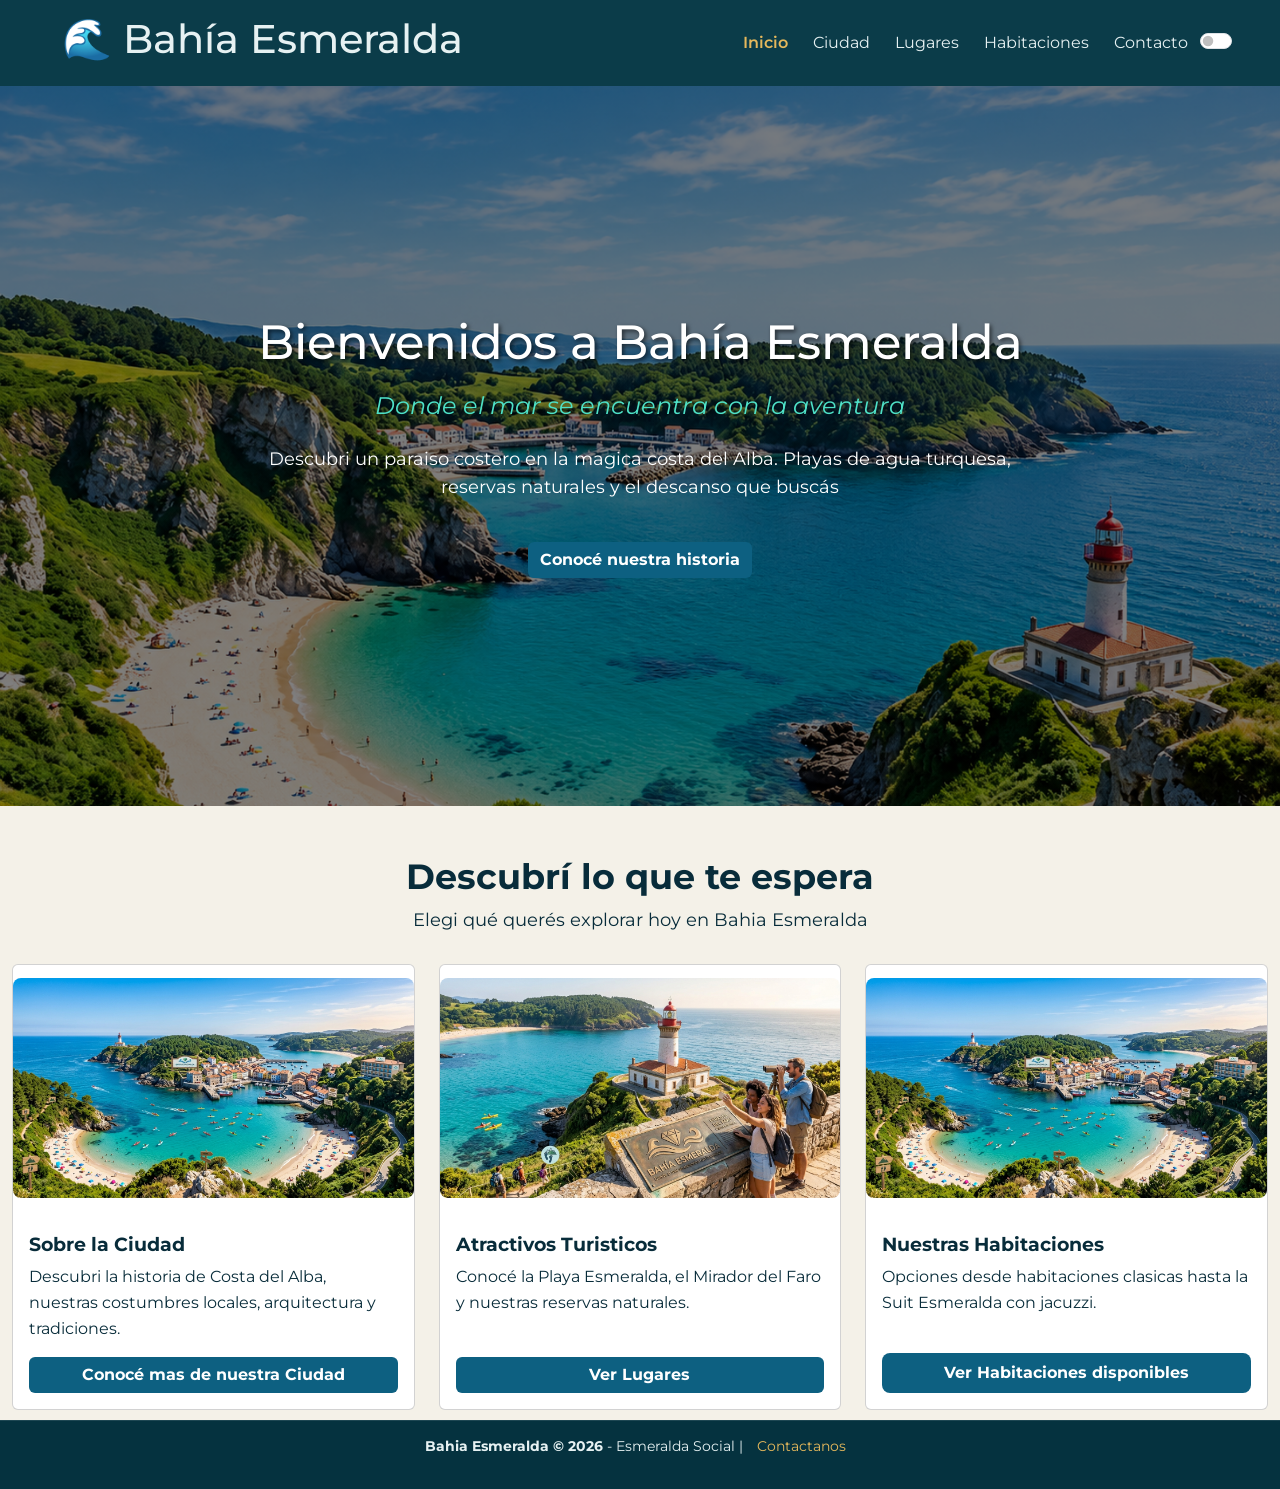
<file: index.html>
<!DOCTYPE html>
<html lang="es">
    <head>
        <meta charset="UTF-8">
        <meta name="viewport" content="width=device-width, initial-scale=1.0">
        <link rel="preconnect" href="https://fonts.googleapis.com">
        <link rel="preconnect" href="https://fonts.gstatic.com" crossorigin>
        <link href="https://fonts.googleapis.com/css2?family=Montserrat:ital,wght@0,100..900;1,100..900&display=swap" rel="stylesheet">
        <link href="https://cdn.jsdelivr.net/npm/bootstrap@5.0.2/dist/css/bootstrap.min.css" rel="stylesheet" integrity="sha384-EVSTQN3/azprG1Anm3QDgpJLIm9Nao0Yz1ztcQTwFspd3yD65VohhpuuCOmLASjC" crossorigin="anonymous">
        <link rel="stylesheet" href="estilos.css">
        <title>Bahia Esmeralda</title>
    </head>
    <body class="body">
        <header>
            <nav class="navbar navbar-expand-lg mi-barra-personalizada"> 
              <div class="container-fluid">
                <h1 class="h1">🌊 Bahía Esmeralda</h1>
                <button class="navbar-toggler" type="button" data-bs-toggle="collapse" data-bs-target="#navbarTogglerDemo01" aria-controls="navbarTogglerDemo01" aria-expanded="false" aria-label="Toggle navigation">
                  <span class="navbar-toggler-icon"></span>
                </button>
                <div class="collapse navbar-collapse" id="navbarTogglerDemo01"> 
                    <ul class="navbar-nav ms-auto mb-2 mb-lg-0">
                      <li class="nav-item">
                        <a class="nav-link active" aria-current="page" href="index.html">Inicio</a>
                      </li>
                      <li class="nav-item">
                        <a class="nav-link" href="ciudad.html">Ciudad</a>
                      </li>
                      <li class="nav-item">
                        <a class="nav-link" href="lugares.html">Lugares</a>
                      </li>
                      <li class="nav-item">
                        <a class="nav-link" href="habitaciones.html">Habitaciones</a>
                      </li>
                      <li class="nav-item">
                        <a class="nav-link" href="contacto.html">Contacto</a>
                      </li>
                    </ul>
                </div>
              </div>
              <div class="form-check form-switch">
          <input
            class="form-check-input"
            type="checkbox"
            id="flexSwitchCheckDefault"
          />
          <label class="form-check-label" for="flexSwitchCheckDefault"></label>
        </div>
            </nav>
        </header>
        <main>
            <section class="hero">
                <div class="hero-content">
                    <h2>Bienvenidos a Bahía Esmeralda</h2>
                    <p class="eslogan">Donde el mar se encuentra con la aventura</p>
                    <p>Descubri un paraiso costero en la magica costa del Alba. Playas de agua turquesa, reservas naturales y el descanso que buscás</p>
                    <a href="ciudad.html" class="btn btn-secondary">Conocé nuestra historia </a>
                </div>
            </section>
            <section>
                <div class="titulo-seccion">
                    <h2>Descubrí lo que te espera</h2>
                    <p>Elegi qué querés explorar hoy en Bahia Esmeralda</p>
                </div>
            </section>
            <div class="container-fluid">
                
                <div class="row row-cols-1 row-cols-md-3 g-4">
                    <div class="col">
                        <div class="card h-100">
                            <img src="Multimedia/Imagen/Imagen-Ciudad.jpeg" class="card-img-top" alt="Imagen de la ciudad.">
                            <div class="card-body">
                                <h3 class="card-title">Sobre la Ciudad</h3>
                                <p class="card-text">Descubri la historia de Costa del Alba, nuestras costumbres locales, arquitectura y tradiciones.</p>
                                <a href="ciudad.html"  class="btn btn-secondary">Conocé mas de nuestra Ciudad</a>
                            </div>
                        </div>
                    </div>    
                     <div class="col">
                        <div class="card h-100">
                            <img src="Multimedia/Imagen/AtraccionTuristica.jpeg" class="card-img-top" alt="Imagen de una atraccion turistica.">
                            <div class="card-body">
                                <h3 class="card-title">Atractivos Turisticos</h3>
                                <p class="card-text">Conocé la Playa Esmeralda, el Mirador del Faro y nuestras reservas naturales.</p>
                                <a href="lugares.html"  class="btn btn-secondary">Ver Lugares</a>
                            </div>
                        </div>
                    </div> 
                    <div class="col">
                        <div class="card h-100">
                            <img src="Multimedia/Imagen/Imagen-Ciudad.jpeg" class="card-img-top" alt="Imagen de la ciudad.">
                            <div class="card-body">
                                <h3 class="card-title">Nuestras Habitaciones</h3>
                                <p class="card-text">Opciones desde habitaciones clasicas hasta la Suit Esmeralda con jacuzzi.</p>
                                <a href="habitaciones.html"  class="btn btn-secondary btn-lg">Ver Habitaciones disponibles</a>
                            </div>
                        </div>
                    </div> 
                </div>
            </div>
        </main>
        <footer >
            <div class="footer">
                <p><strong>Bahia Esmeralda &copy; 2026</strong> - Esmeralda Social | <a  class="link-footer" href="contacto.html">Contactanos</a></p>
            </div>
        </footer>    
       <script src="https://cdn.jsdelivr.net/npm/bootstrap@5.0.2/dist/js/bootstrap.bundle.min.js" integrity="sha384-MrcW6ZMFYlzcLA8Nl+NtUVF0sA7MsXsP1UyJoMp4YLEuNSfAP+JcXn/tWtIaxVXM" crossorigin="anonymous"></script>
     <script src="modo-oscuro.js"></script>    
    </body>
</html>
</file>
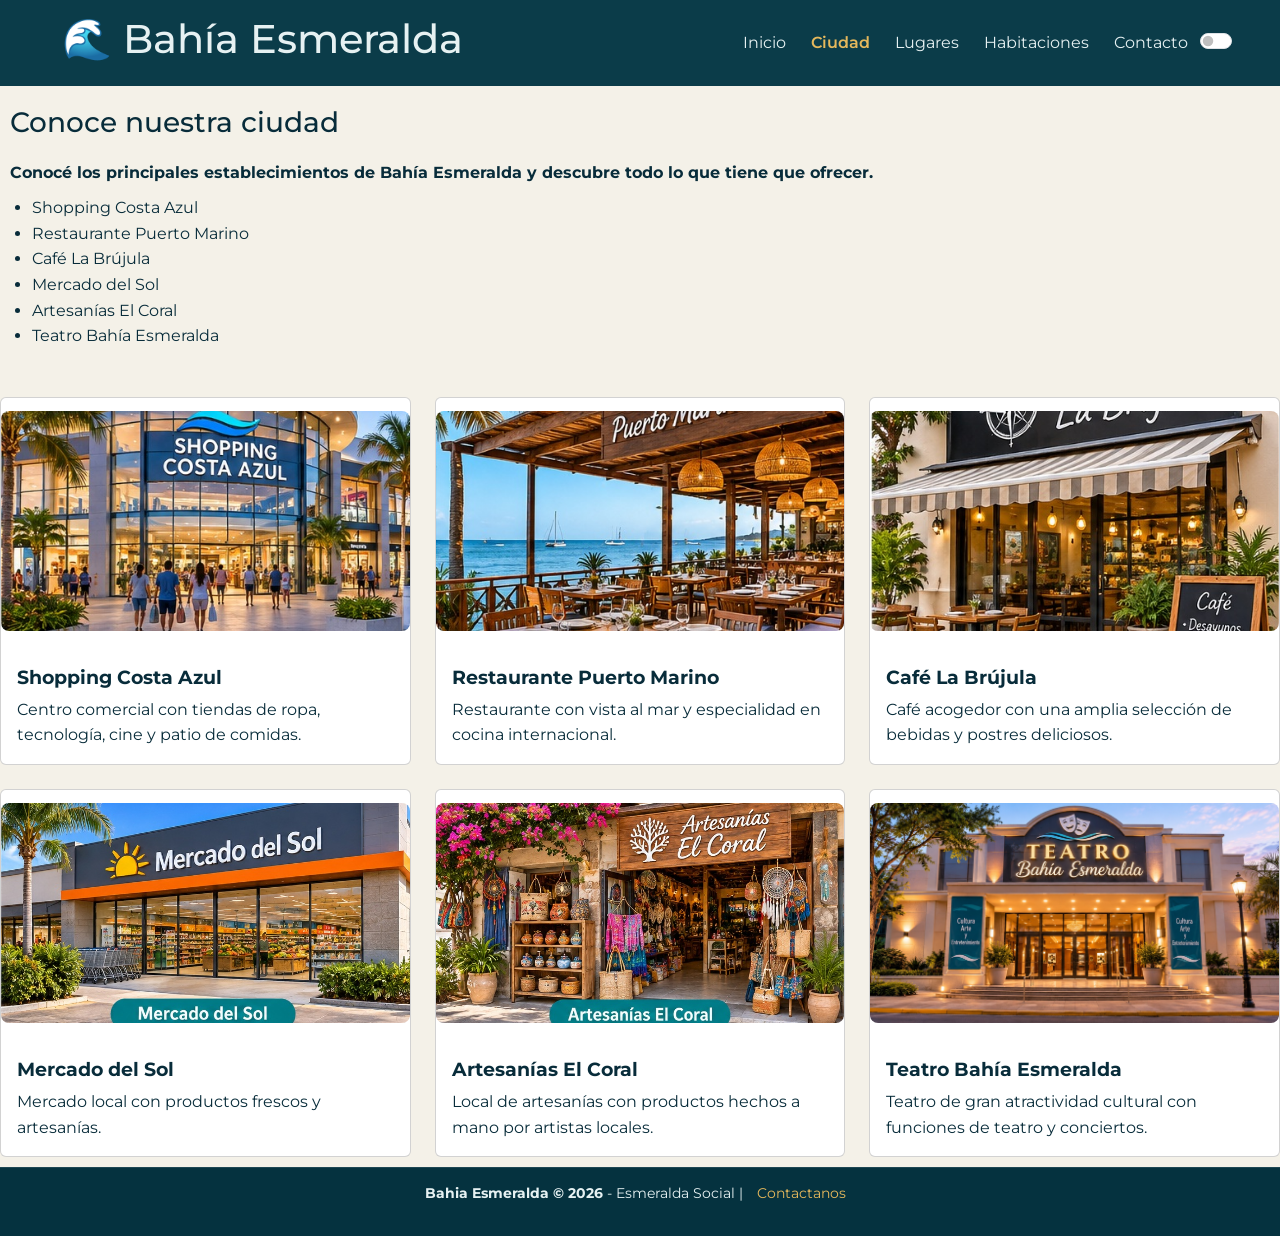
<file: ciudad.html>
<!doctype html>
<html lang="es">
  <head>
    <meta charset="UTF-8" />
    <meta name="viewport" content="width=device-width, initial-scale=1.0" />
    <title>Ciudad</title>
    <link rel="preconnect" href="https://fonts.googleapis.com" />
    <link rel="preconnect" href="https://fonts.gstatic.com" crossorigin />
    <link href="https://fonts.googleapis.com/css2?family=Montserrat:ital,wght@0,100..900;1,100..900&display=swap" rel="stylesheet">
    <link
      href="https://cdn.jsdelivr.net/npm/bootstrap@5.0.2/dist/css/bootstrap.min.css"
      rel="stylesheet"
      integrity="sha384-EVSTQN3/azprG1Anm3QDgpJLIm9Nao0Yz1ztcQTwFspd3yD65VohhpuuCOmLASjC"
      crossorigin="anonymous"
    />
    <link rel="stylesheet" href="estilos.css" />
  </head>
  <body class="body">
    <header>
            <nav class="navbar navbar-expand-lg mi-barra-personalizada"> 
              <div class="container-fluid">
                <h1 class="h1">🌊 Bahía Esmeralda</h1>
                <button class="navbar-toggler" type="button" data-bs-toggle="collapse" data-bs-target="#navbarTogglerDemo01" aria-controls="navbarTogglerDemo01" aria-expanded="false" aria-label="Toggle navigation">
                  <span class="navbar-toggler-icon"></span>
                </button>
                <div class="collapse navbar-collapse" id="navbarTogglerDemo01"> 
                    <ul class="navbar-nav ms-auto mb-2 mb-lg-0">
                      <li class="nav-item">
                        <a class="nav-link" href="index.html">Inicio</a>
                      </li>
                      <li class="nav-item">
                        <a class="nav-link active" aria-current="page" href="ciudad.html">Ciudad</a>
                      </li>
                      <li class="nav-item">
                        <a class="nav-link" href="lugares.html">Lugares</a>
                      </li>
                      <li class="nav-item">
                        <a class="nav-link" href="habitaciones.html">Habitaciones</a>
                      </li>
                      <li class="nav-item">
                        <a class="nav-link" href="contacto.html">Contacto</a>
                      </li>
                    </ul>
                </div>
              </div>
              <div class="form-check form-switch">
          <input
            class="form-check-input"
            type="checkbox"
            id="flexSwitchCheckDefault"
          />
          <label class="form-check-label" for="flexSwitchCheckDefault"></label>
        </div>
            </nav>
        </header>
    <main>
      <section class="ciudad">
        <h3 class="h3">Conoce nuestra ciudad</h3>
        <p class="p">
          <strong
            >Conocé los principales establecimientos de Bahía Esmeralda y
            descubre todo lo que tiene que ofrecer.</strong
          >
        </p>
        <ol class="mb-5">
          <li><a href="#shopping">Shopping Costa Azul</a></li>
          <li><a href="#restaurante">Restaurante Puerto Marino</a></li>
          <li><a href="#cafe">Café La Brújula</a></li>
          <li><a href="#mercado">Mercado del Sol</a></li>
          <li><a href="#artesanias">Artesanías El Coral</a></li>
          <li><a href="#teatro">Teatro Bahía Esmeralda</a></li>
        </ol>

        <div class="row g-4">
          <div class="col-12 col-md-6 col-lg-4">
            <div class="card h-100" id="shopping">
              <img
                src="Multimedia/Imagen/shopping_costa_azul.jpeg"
                class="card-img-top"
                alt="Shopping Costa Azul"
              />

              <div class="card-body">
                <h5 class="card-title">Shopping Costa Azul</h5>
                <p class="card-text">
                  Centro comercial con tiendas de ropa, tecnología, cine y patio
                  de comidas.
                </p>
              </div>
            </div>
          </div>
          <div class="col-12 col-md-6 col-lg-4">
            <div class="card h-100" id="restaurante">
              <img
                src="Multimedia/Imagen/restaurante_puerto_marino.jpeg"
                class="card-img-top"
                alt="Restaurante Puerto Marino"
              />

              <div class="card-body">
                <h5 class="card-title">Restaurante Puerto Marino</h5>
                <p class="card-text">
                  Restaurante con vista al mar y especialidad en cocina
                  internacional.
                </p>
              </div>
            </div>
          </div>
          <div class="col-12 col-md-6 col-lg-4">
            <div class="card h-100" id="cafe">
              <img
                src="Multimedia/Imagen/cafe_la_brujula.jpeg"
                class="card-img-top"
                alt="Café La Brújula"
              />

              <div class="card-body">
                <h5 class="card-title">Café La Brújula</h5>
                <p class="card-text">
                  Café acogedor con una amplia selección de bebidas y postres
                  deliciosos.
                </p>
              </div>
            </div>
          </div>
          <div class="col-12 col-md-6 col-lg-4">
            <div class="card h-100" id="mercado">
              <img
                src="Multimedia/Imagen/mercado_del_sol.jpeg"
                class="card-img-top"
                alt="Mercado del Sol"
              />

              <div class="card-body">
                <h5 class="card-title">Mercado del Sol</h5>
                <p class="card-text">
                  Mercado local con productos frescos y artesanías.
                </p>
              </div>
            </div>
          </div>
          <div class="col-12 col-md-6 col-lg-4">
            <div class="card h-100" id="artesanias">
              <img
                src="Multimedia/Imagen/artesanias_el_coral.jpeg"
                class="card-img-top"
                alt="Artesanías El Coral"
              />

              <div class="card-body">
                <h5 class="card-title">Artesanías El Coral</h5>
                <p class="card-text">
                  Local de artesanías con productos hechos a mano por artistas
                  locales.
                </p>
              </div>
            </div>
          </div>
          <div class="col-12 col-md-6 col-lg-4">
            <div class="card h-100" id="teatro">
              <img
                src="Multimedia/Imagen/teatro_bahia_esmeralda.jpeg"
                class="card-img-top"
                alt="Teatro Bahía Esmeralda"
              />

              <div class="card-body">
                <h5 class="card-title">Teatro Bahía Esmeralda</h5>
                <p class="card-text">
                  Teatro de gran atractividad cultural con funciones de teatro y
                  conciertos.
                </p>
              </div>
            </div>
          </div>
        </div>
      </section>
    </main>
    <footer>
      <div class="footer">
        <p>
          <strong>Bahia Esmeralda &copy; 2026</strong> - Esmeralda Social |
          <a class="link-footer" href="contacto.html">Contactanos</a>
        </p>
      </div>
    </footer>
    <script src="https://cdn.jsdelivr.net/npm/bootstrap@5.0.2/dist/js/bootstrap.bundle.min.js" integrity="sha384-MrcW6ZMFYlzcLA8Nl+NtUVF0sA7MsXsP1UyJoMp4YLEuNSfAP+JcXn/tWtIaxVXM" crossorigin="anonymous"></script>
    <script src="modo-oscuro.js"></script>
  </body>
</html>
</file>
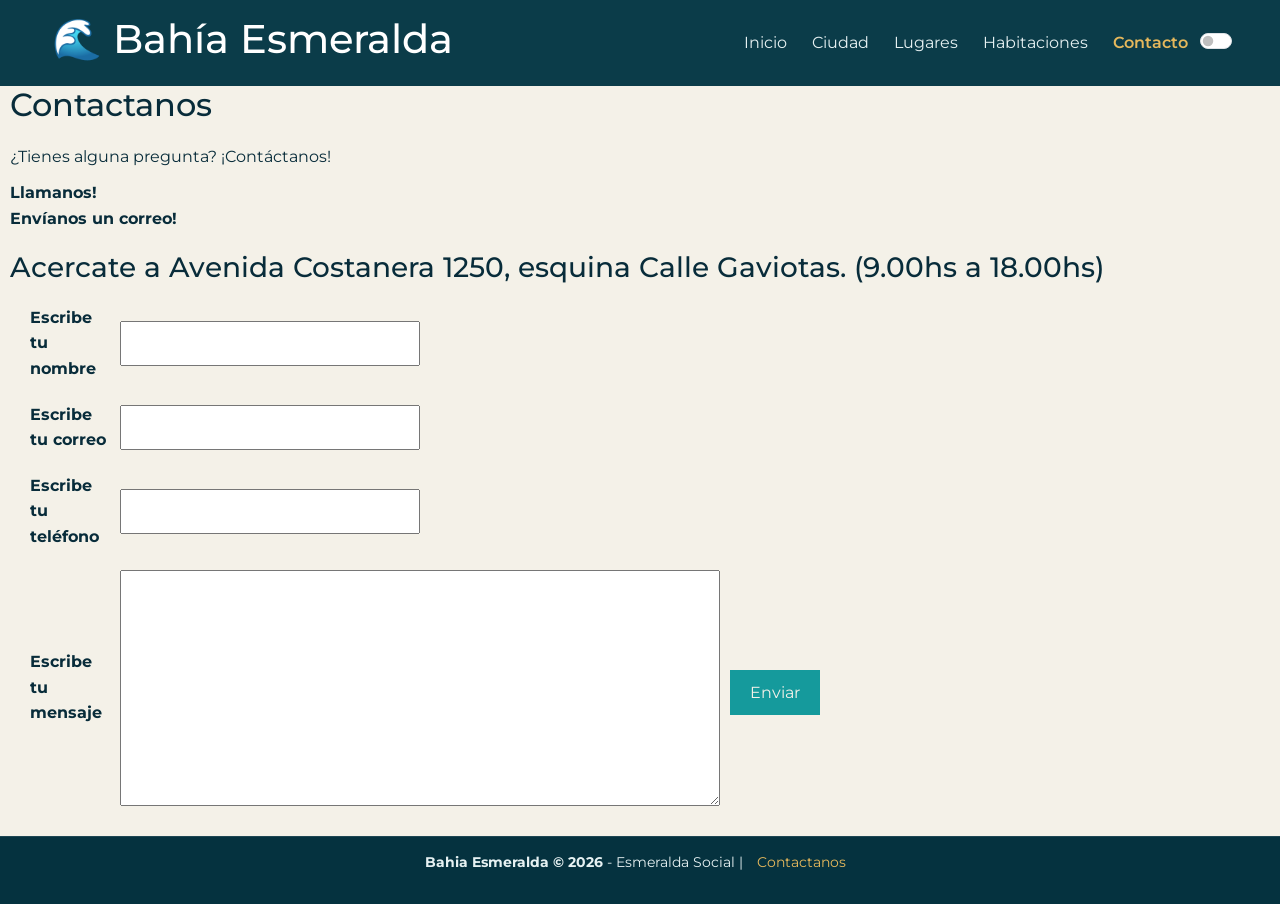
<file: contacto.html>
<!doctype html>
<html lang="es">
  <head>
    <meta charset="UTF-8" />
    <meta name="viewport" content="width=device-width, initial-scale=1.0" />
    <title>Contacto</title>
    <link rel="preconnect" href="https://fonts.googleapis.com" />
    <link rel="preconnect" href="https://fonts.gstatic.com" crossorigin />
    <link
      href="https://fonts.googleapis.com/css2?family=Montserrat:ital,wght@0,100..900;1,100..900&display=swap"
      rel="stylesheet"
    />
    <link href="https://cdn.jsdelivr.net/npm/bootstrap@5.0.2/dist/css/bootstrap.min.css" rel="stylesheet" integrity="sha384-EVSTQN3/azprG1Anm3QDgpJLIm9Nao0Yz1ztcQTwFspd3yD65VohhpuuCOmLASjC" crossorigin="anonymous">
    <link rel="stylesheet" href="estilos.css" />
  </head>
  <body class="body">
    <header>
            <nav class="navbar navbar-expand-lg mi-barra-personalizada"> 
              <div class="container-fluid">
                <h1>🌊 Bahía Esmeralda</h1>
                <button class="navbar-toggler" type="button" data-bs-toggle="collapse" data-bs-target="#navbarTogglerDemo01" aria-controls="navbarTogglerDemo01" aria-expanded="false" aria-label="Toggle navigation">
                  <span class="navbar-toggler-icon"></span>
                </button>
                <div class="collapse navbar-collapse" id="navbarTogglerDemo01"> 
                    <ul class="navbar-nav ms-auto mb-2 mb-lg-0">
                      <li class="nav-item">
                        <a class="nav-link" href="index.html">Inicio</a>
                      </li>
                      <li class="nav-item">
                        <a class="nav-link" href="ciudad.html">Ciudad</a>
                      </li>
                      <li class="nav-item">
                        <a class="nav-link" href="lugares.html">Lugares</a>
                      </li>
                      <li class="nav-item">
                        <a class="nav-link" href="habitaciones.html">Habitaciones</a>
                      </li>
                      <li class="nav-item">
                        <a class="nav-link active" aria-current="page" href="contacto.html">Contacto</a>
                      </li>
                    </ul>
                </div>
              </div>
              <div class="form-check form-switch">
          <input
            class="form-check-input"
            type="checkbox"
            id="flexSwitchCheckDefault"
          />
          <label class="form-check-label" for="flexSwitchCheckDefault"></label>
        </div>
            </nav>
        </header>
    <main>
      <div>
        <form id="form-contacto" class="formulario form-field" novalidate>
          <h2 class="h2">Contactanos</h2>
          <p class="p">¿Tienes alguna pregunta? ¡Contáctanos!</p>
          <div>
            <a
              href="Tel: +54 299 555-0187"
              class="link-contacto"
              rel="noopener noreferrer"
              ><strong>Llamanos!</strong></a
            >
          </div>
          <div>
            <a
              href="mailto: contacto@bahiaesmeralda.com.ar"
              class="link-contacto"
              rel="noopener noreferrer"
              ><strong>Envíanos un correo!</strong></a
            >
          </div>
          <h3 class="h3">
            Acercate a Avenida Costanera 1250, esquina Calle Gaviotas. (9.00hs a
            18.00hs)
          </h3>
          <div class="formulario-box">
            <label for="nombre"><strong>Escribe tu nombre</strong></label>
            <input type="text" id="nombre" class="box-input-contacto" />
          </div>
          <div class="formulario-box">
            <label for="correo"><strong>Escribe tu correo</strong></label>
            <input type="email" id="correo" class="box-input-contacto" />
          </div>
          <div class="formulario-box">
            <label for="telefono"><strong>Escribe tu teléfono</strong></label>
            <input type="tel" id="telefono" class="box-input-contacto" />
          </div>
          <div class="col-12">
            <div class="formulario-box">
              <label class="label-formulario" for="mensaje"
                ><strong>Escribe tu mensaje</strong></label
              >
              <textarea
                id="mensaje"
                cols="40"
                rows="5"
                class="mensaje"
              ></textarea>
              <input type="submit" value="Enviar" class="submit-formulario" />
              <p id="estado"></p>
            </div>
          </div>
        </form>
      </div>
    </main>
    <div class="footer">
        <p>
          <strong>Bahia Esmeralda &copy; 2026</strong> - Esmeralda Social |
          <a class="link-footer"   href="contacto.html">Contactanos</a>
        </p>
      </div>
    </footer>
    <script src="https://cdn.jsdelivr.net/npm/bootstrap@5.0.2/dist/js/bootstrap.bundle.min.js" integrity="sha384-MrcW6ZMFYlzcLA8Nl+NtUVF0sA7MsXsP1UyJoMp4YLEuNSfAP+JcXn/tWtIaxVXM" crossorigin="anonymous"></script>
    <script src="modo-oscuro.js"></script>
    <script src="contacto.js"></script>
  </body>
</html>
</file>
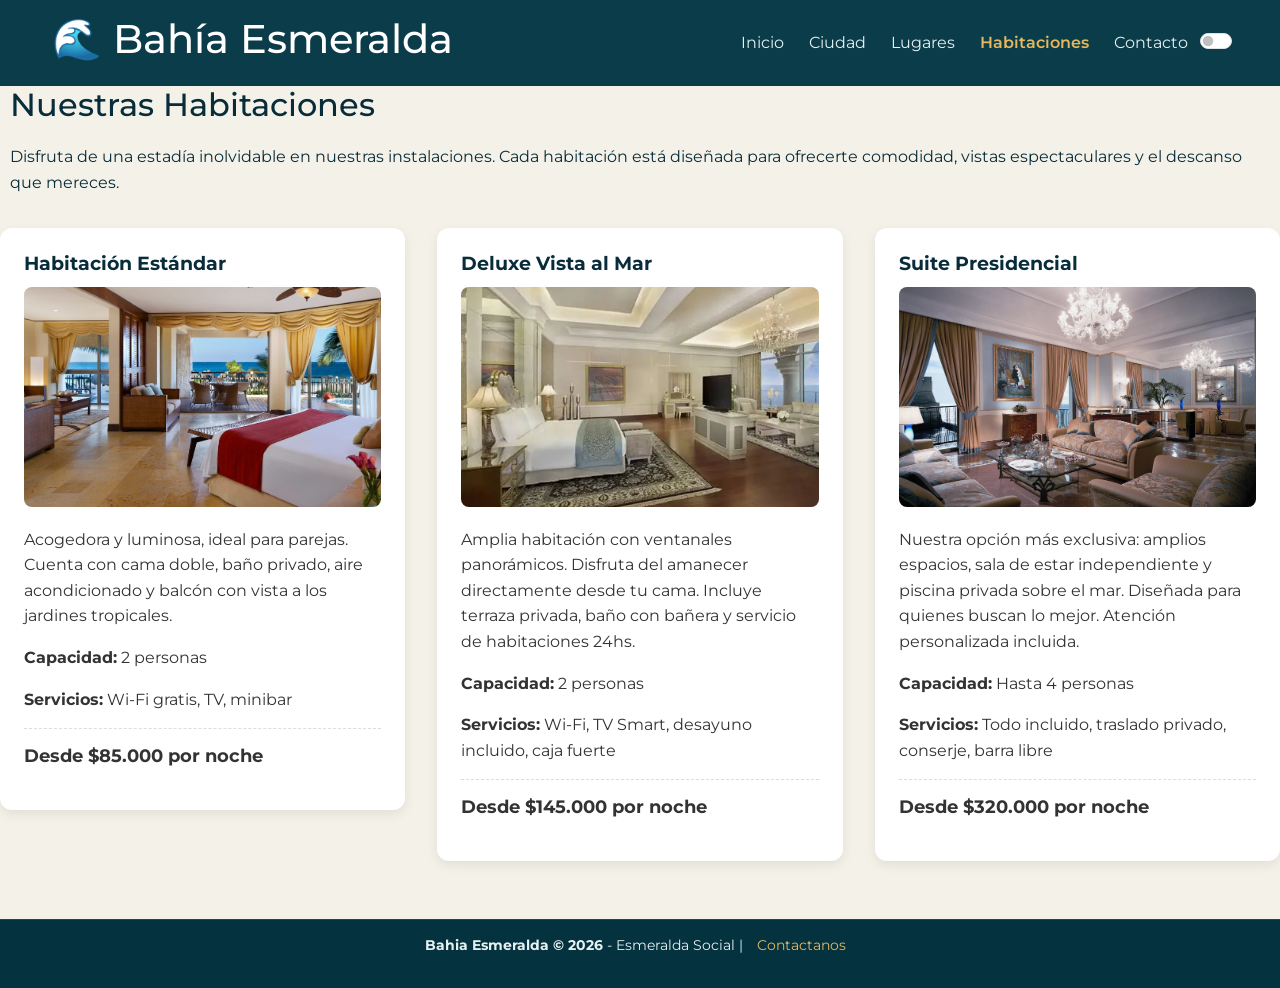
<file: habitaciones.html>
<!DOCTYPE html>
<html lang="es">
<head>
    <meta charset="UTF-8">
    <meta name="viewport" content="width=device-width, initial-scale=1.0">
    <title>Habitaciones — Paraíso Azul</title>
    
    <!-- Google Fonts -->
    <link rel="preconnect" href="https://fonts.googleapis.com">
    <link rel="preconnect" href="https://fonts.gstatic.com" crossorigin>
    <link href="https://fonts.googleapis.com/css2?family=Montserrat:ital,wght@0,100..900;1,100..900&display=swap" rel="stylesheet">
    <link href="https://fonts.googleapis.com/css2?family=Poppins:wght@300;400;600;700&display=swap" rel="stylesheet">
    
    <!-- Hoja de estilos -->
     <link href="https://cdn.jsdelivr.net/npm/bootstrap@5.0.2/dist/css/bootstrap.min.css" rel="stylesheet" integrity="sha384-EVSTQN3/azprG1Anm3QDgpJLIm9Nao0Yz1ztcQTwFspd3yD65VohhpuuCOmLASjC" crossorigin="anonymous">
    <link rel="stylesheet" href="estilos.css">
</head>
<body class="body">

    <!-- Cabecera -->
   <header>
            <nav class="navbar navbar-expand-lg mi-barra-personalizada"> 
              <div class="container-fluid">
                <h1>🌊 Bahía Esmeralda</h1>
                <button class="navbar-toggler" type="button" data-bs-toggle="collapse" data-bs-target="#navbarTogglerDemo01" aria-controls="navbarTogglerDemo01" aria-expanded="false" aria-label="Toggle navigation">
                  <span class="navbar-toggler-icon"></span>
                </button>
                <div class="collapse navbar-collapse" id="navbarTogglerDemo01"> 
                    <ul class="navbar-nav ms-auto mb-2 mb-lg-0">
                      <li class="nav-item">
                        <a class="nav-link" href="index.html">Inicio</a>
                      </li>
                      <li class="nav-item">
                        <a class="nav-link" href="ciudad.html">Ciudad</a>
                      </li>
                      <li class="nav-item">
                        <a class="nav-link" href="lugares.html">Lugares</a>
                      </li>
                      <li class="nav-item">
                        <a class="nav-link active" aria-current="page" href="habitaciones.html">Habitaciones</a>
                      </li>
                      <li class="nav-item">
                        <a class="nav-link" href="contacto.html">Contacto</a>
                      </li>
                    </ul>
                </div>
              </div>
              <div class="form-check form-switch">
          <input
            class="form-check-input"
            type="checkbox"
            id="flexSwitchCheckDefault"
          />
          <label class="form-check-label" for="flexSwitchCheckDefault"></label>
        </div>
            </nav>
        </header>

    <!-- Contenido principal -->
    <main>
        <h2 class="h2">Nuestras Habitaciones</h2>
        <p class="p">Disfruta de una estadía inolvidable en nuestras instalaciones. Cada habitación está diseñada para ofrecerte comodidad, vistas espectaculares y el descanso que mereces.</p>

        <section class="galeria-lugares">
            
            <!-- Habitación 1 -->
            <article class="tarjeta-lugar" id="standard">
                <h3 class="card-title">Habitación Estándar</h3>
                <img src="Multimedia/Imagen/habitacion-estandar.jpg" alt="Habitación Estándar con vista al jardín" loading="lazy">
                <p class="card-text">Acogedora y luminosa, ideal para parejas. Cuenta con cama doble, baño privado, aire acondicionado y balcón con vista a los jardines tropicales.</p>
                <p><strong>Capacidad:</strong> 2 personas</p>
                <p><strong>Servicios:</strong> Wi-Fi gratis, TV, minibar</p>
                <p class="precio">Desde $85.000 por noche</p>
            </article>

            <!-- Habitación 2 -->
            <article class="tarjeta-lugar" id="deluxe">
                <h3 class="card-title">Deluxe Vista al Mar</h3>
                <img src="Multimedia/Imagen/habitacion-deluxe.jpg" alt="Habitación Deluxe con vista frontal al mar" loading="lazy">
                <p class="card-text">Amplia habitación con ventanales panorámicos. Disfruta del amanecer directamente desde tu cama. Incluye terraza privada, baño con bañera y servicio de habitaciones 24hs.</p>
                <p><strong>Capacidad:</strong> 2 personas</p>
                <p><strong>Servicios:</strong> Wi-Fi, TV Smart, desayuno incluido, caja fuerte</p>
                <p class="precio">Desde $145.000 por noche</p>
            </article>

            <!-- Habitación 3 -->
            <article class="tarjeta-lugar" id="suite">
                <h3 class="card-title">Suite Presidencial</h3>
                <img src="Multimedia/Imagen/habitacion-suite.jpg" alt="Suite Presidencial con piscina privada" loading="lazy">
                <p class="card-text">Nuestra opción más exclusiva: amplios espacios, sala de estar independiente y piscina privada sobre el mar. Diseñada para quienes buscan lo mejor. Atención personalizada incluida.</p>
                <p><strong>Capacidad:</strong> Hasta 4 personas</p>
                <p><strong>Servicios:</strong> Todo incluido, traslado privado, conserje, barra libre</p>
                <p class="precio">Desde $320.000 por noche</p>
            </article>

        </section>
    </main>

    <!-- Pie de página -->
    <footer class="footer">
        <p><strong>Bahia Esmeralda &copy; 2026</strong> - Esmeralda Social  | <a  class="link-footer" href="contacto.html">Contactanos</a></p>
    </footer>
<script src="https://cdn.jsdelivr.net/npm/bootstrap@5.0.2/dist/js/bootstrap.bundle.min.js" integrity="sha384-MrcW6ZMFYlzcLA8Nl+NtUVF0sA7MsXsP1UyJoMp4YLEuNSfAP+JcXn/tWtIaxVXM" crossorigin="anonymous"></script>
<script src="modo-oscuro.js"></script>
</body>
</html>
</file>
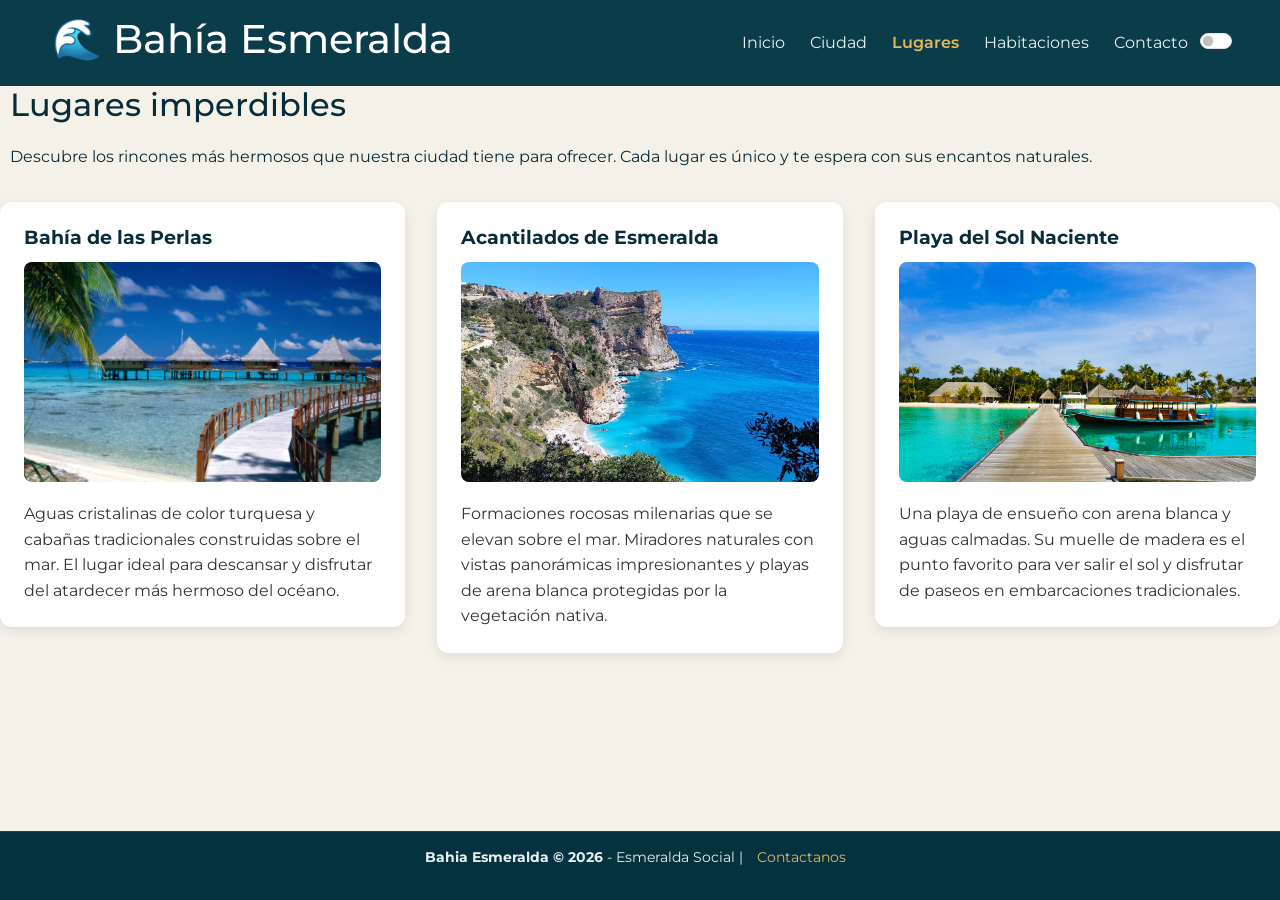
<file: lugares.html>
<!DOCTYPE html>
<html lang="es">
<head>
    <meta charset="UTF-8">
    <meta name="viewport" content="width=device-width, initial-scale=1.0">
    <title>Lugares para visitar — Paraíso Azul</title>
    
    <!-- Google Fonts: antes del CSS -->
    <link rel="preconnect" href="https://fonts.googleapis.com">
    <link rel="preconnect" href="https://fonts.gstatic.com" crossorigin>
    <link href="https://fonts.googleapis.com/css2?family=Montserrat:ital,wght@0,100..900;1,100..900&display=swap" rel="stylesheet">
    <link href="https://fonts.googleapis.com/css2?family=Poppins:wght@300;400;600;700&display=swap" rel="stylesheet">
    
    <!-- Hoja de estilos -->
     <link href="https://cdn.jsdelivr.net/npm/bootstrap@5.0.2/dist/css/bootstrap.min.css" rel="stylesheet" integrity="sha384-EVSTQN3/azprG1Anm3QDgpJLIm9Nao0Yz1ztcQTwFspd3yD65VohhpuuCOmLASjC" crossorigin="anonymous">
    <link rel="stylesheet" href="estilos.css">
    
</head>
<body class="body">

    <!-- Cabecera -->
   <header>
            <nav class="navbar navbar-expand-lg mi-barra-personalizada"> 
              <div class="container-fluid">
                <h1>🌊 Bahía Esmeralda</h1>
                <button class="navbar-toggler" type="button" data-bs-toggle="collapse" data-bs-target="#navbarTogglerDemo01" aria-controls="navbarTogglerDemo01" aria-expanded="false" aria-label="Toggle navigation">
                  <span class="navbar-toggler-icon"></span>
                </button>
                <div class="collapse navbar-collapse" id="navbarTogglerDemo01"> 
                    <ul class="navbar-nav ms-auto mb-2 mb-lg-0">
                      <li class="nav-item">
                        <a class="nav-link" href="index.html">Inicio</a>
                      </li>
                      <li class="nav-item">
                        <a class="nav-link" href="ciudad.html">Ciudad</a>
                      </li>
                      <li class="nav-item">
                        <a class="nav-link active" aria-current="page" href="lugares.html">Lugares</a>
                      </li>
                      <li class="nav-item">
                        <a class="nav-link" href="habitaciones.html">Habitaciones</a>
                      </li>
                      <li class="nav-item">
                        <a class="nav-link" href="contacto.html">Contacto</a>
                      </li>
                    </ul>
                </div>
              </div>
              <div class="form-check form-switch">
          <input
            class="form-check-input"
            type="checkbox"
            id="flexSwitchCheckDefault"
          />
          <label class="form-check-label" for="flexSwitchCheckDefault"></label>
        </div>
            </nav>
        </header>

    <!-- Contenido principal -->
    <main>
        <h2 class="h2">Lugares imperdibles</h2>
        <p class="p">Descubre los rincones más hermosos que nuestra ciudad tiene para ofrecer. Cada lugar es único y te espera con sus encantos naturales.</p>

        <section class="galeria-lugares">
            
            <article class="tarjeta-lugar" id="Bahia de las Perlas">
                <h3 class="card-title">Bahía de las Perlas</h3>
                <img src="Multimedia/Imagen/bahia-de-las-perlas.jpg" alt="Cabañas sobre el agua en Bahía de las Perlas" loading="lazy">
                <p class="card-text">Aguas cristalinas de color turquesa y cabañas tradicionales construidas sobre el mar. El lugar ideal para descansar y disfrutar del atardecer más hermoso del océano.</p>
            </article>

            <article class="tarjeta-lugar" id="Acantilados de Esmeralda">
                <h3 class="card-title">Acantilados de Esmeralda</h3>
                <img src="Multimedia/Imagen/acantilados-de-esmeralda.jpeg" alt="Formaciones rocosas y playa en Acantilados de Esmeralda" loading="lazy">
                <p class="card-text">Formaciones rocosas milenarias que se elevan sobre el mar. Miradores naturales con vistas panorámicas impresionantes y playas de arena blanca protegidas por la vegetación nativa.</p>
            </article>

            <article class="tarjeta-lugar" id="Playa del Sol Naciente">
                <h3 class="card-title">Playa del Sol Naciente</h3>
                <img src="Multimedia/Imagen/playa-del-sol-naciente.jpg" alt="Muelle de madera y aguas transparentes en Playa del Sol Naciente" loading="lazy">
                <p class="card-text">Una playa de ensueño con arena blanca y aguas calmadas. Su muelle de madera es el punto favorito para ver salir el sol y disfrutar de paseos en embarcaciones tradicionales.</p>
            </article>

        </section>
    </main>

    <!-- Pie de página -->
    <footer class="footer">
        <p><strong>Bahia Esmeralda &copy; 2026</strong> - Esmeralda Social | <a  class="link-footer" href="contacto.html">Contactanos</a></p>
    </footer>
    <script src="https://cdn.jsdelivr.net/npm/bootstrap@5.0.2/dist/js/bootstrap.bundle.min.js" integrity="sha384-MrcW6ZMFYlzcLA8Nl+NtUVF0sA7MsXsP1UyJoMp4YLEuNSfAP+JcXn/tWtIaxVXM" crossorigin="anonymous"></script>
    <script src="modo-oscuro.js"></script>
</body>
</html>
</file>
<file: estilos.css>
/* VARIABLES */

*  {

    box-sizing: border-box;
    margin: 0;
    padding: 0;
    
}

:root {

    --color-principal: #159A9C;
    --color-secundario: #176B87;
    --color-títulos: #E6F1F2;
    --color-subtítulos: #082C3A;
    --color-cards: #082C3A;
    --color-fondo-body: #F4F1E8;
    --color-fondo-header: #0F7C7E;
    --color-fondo-footer: #082C3A;
    --color-hipervinculo: #E5B85C;

}

:root.modo-oscuro{
    --color-principal: #36B6AE;
    --color-secundario: #8CCDD5;
    --color-títulos: #E6F1F2;
    --color-subtítulos: #E6F1F2;
    --color-cards: #082C3A;
    --color-fondo-body: #18252D;
    --color-fondo-header: #102F3A;
    --color-fondo-footer: #0B1B23;
    --color-hipervinculo: #F2C96D;
}

/* BODYS */

body {
    
    font-family: "Montserrat", sans-serif;
    font-size: 16px;
    line-height: 1.6;
    max-width: 100%;
}


.body {

    background-color: var(--color-fondo-body);
    display: flex;
    flex-direction: column;
    min-height: 100vh;

}

main{
    flex: 1;
}

.link-body {

    color: var(--color-hipervinculo);
    text-decoration: none;
    padding: 0 10px;
}

.h1 {

    color: var(--color-títulos);
    padding: 0 10px;

}

.h2 {

    color: var(--color-subtítulos);
    padding: 0 10px;

}

/* HEADERS */
/*---------------------Barra y menu--------------------*/
.mi-barra-personalizada{
    background-color: #0b3c49; 
    color: #ffffff;            
    display: flex !important;   
    justify-content: space-between !important;
    align-items: center;   
    padding: 15px 40px;    
    position: sticky;      
    top: 0;
    z-index: 1000;
}

/* Acomodá la lista del menú horizontalmente */
header .navbar-nav {
    list-style: none;
    gap: 25px;
    margin-left: 40px;
   
}

/* Modificaciones del logo */
.navbar-brand{
    font-size: 1.8rem;
    margin: 0;
    color: var(--color-texto-navbar);
}

/* Estilo para los textos y enlaces dentro del panel desplegable */
header .navbar-nav .nav-link{
    padding: 10px 0 !important;  
}

/* Resalta el enlace de la página actual */
header .navbar-nav .nav-link.active {
    color: var(--color-hipervinculo) !important; 
    font-weight: 600;
}

header .navbar-nav .nav-link:hover {
    color: #4ee1c7 !important;
}


.navbar-toggler-icon {
    background-image: url("data:image/svg+xml,%3csvg xmlns='http://www.w3.org/2000/svg' viewBox='0 0 30 30'%3e%3cpath stroke='rgba%28255,255,255,0.85%29' stroke-linecap='round' stroke-miterlimit='10' stroke-width='2' d='M4 7h22M4 15h22M4 23h22'/%3e%3c/svg%3e");
}

/* Modificar el botón contenedor de la hamburguesa */
.navbar-toggler {
    border-color: #626665 !important; 
    background-color: transparent !important;
}

/* SOLO PARA CIUDAD (BOOTSTRAP 5) */

.navbar{
    background-color: #0b3c49 !important;
}

.navbar-nav{
    margin-left: 40px;
}

.navbar .navbar-brand{
    color: var(--color-fondo-body) !important;
}

.navbar .nav-link{
    color: var(--color-títulos);
}

.ciudad ol{
    list-style-type: disc;
    color: var(--color-subtítulos);
}

.ciudad ol li a{
    color: var(--color-subtítulos);
    text-decoration: none;
}

.ciudad ol li a:hover{
    color: var(--color-hipervinculo);
    text-decoration: none;
}

/* FIN DE CIUDAD (BOOTSTRAP 5) */


/*----------------------------------------------------------------------------*/

/* MAINS */

.h3 {

    color: var(--color-subtítulos);
    margin: 20px 0 10px 0;
    padding: 0 10px;

}

.p {

    color: var(--color-subtítulos);
    margin: 20px 0 10px 0;
    padding: 0 10px;

}

.formulario-box {

    display: flex;
    align-items: center;
    margin: 20px;

}

.formulario-box label {

    width: 100px;
    padding: 0 10px;
    color: var(--color-subtítulos);

}

.box-input-contacto {

    width: 300px;
    height: 45px;
    box-sizing: border-box;
    padding: 5px;
}

.mensaje {

    width: 600px;
    height: 236px;
    box-sizing: border-box;
    padding: 5px;
}

.submit-formulario {

    background-color: var(--color-principal);
    color: var(--color-fondo-body);
    border: none;
    padding: 10px 20px;
    cursor: pointer;
    margin-top: 10px;
    margin-left: 10px;

}

.link-contacto {

    color: var(--color-subtítulos);
    text-decoration: none;
    padding: 0 10px;

}

.hero{
    background-image: linear-gradient(rgba(0,0,0,0.5), rgba(0,0,0,0.5)), url(Multimedia/Imagen/ciudad-esmeralda.png);
    background-size: cover;
    background-position: center;
    background-repeat: no-repeat;
    min-height: 80vh;
    display: flex;
    justify-content: center;
    align-items: center;
    text-align: center;
    color: #ffffff;
    padding: 20px;
}

.hero-content{
    max-width: 800px;
}

.hero-content h2{
    font-size: 3rem;
    margin-bottom: 15px;
    text-shadow: 2px 2px 4px rgba(0,0,0,0.6);
}

.hero-content .eslogan{
    font-size: 1.5rem;
    font-style: italic;
    color: #4ee1c7;
    margin-bottom: 20px;

}

.hero-content p{
    font-size: 1.1rem;
    margin-bottom: 40px;
}

.btn{
    background-color: #0d6081;
    color: #ffffff;
    border: none;

    font-size: 1rem;
    font-weight: bold;  
}

/*--------------Titulo de Seccion---------------------------------*/
.titulo-seccion{
    text-align: center;         
    max-width: 800px;           
    margin: 50px auto 30px auto;
    padding: 0 20px;            
}

.titulo-seccion h2{
    color: var(--color-subtítulos);    
    font-size: 2.2rem;   
    font-weight: bold;   
}

.titulo-seccion p{ 
    color: var(--color-subtítulos);  
    font-size: 1.1rem ;
}
/*----------------------------------------------------------------*/

.card{
    height: 100%;
    overflow: hidden;
}

.card-body{
    display: flex;
    flex-direction: column;
    flex: 1;
}

.card-body .btn{
    margin-top: auto;
    white-space: normal;
}

.card-title{
    font-size: 1.2rem;
    font-weight: bold;
    color: var(--color-cards);
}

.card-text{
    font-size: 1rem;
    font-style:  sans-serif;
    color: var(--color-cards);
    
}
.btn-solid{
    font-size: 1rem;
    border: none;
    font-weight: bold;
    text-decoration: none;   /* Quita el subrayado de los enlaces si usás un <a> */    
    text-align: center;

}

.card-img-top{
    width: 100%;
    height: 220px;
    object-fit: cover;
    border-radius: 8px;
    margin: 0.8rem 0 1.2rem;
    display: block;
}

/* FOOTERS */

.footer {

    background-color: #05323f;
    text-align: center;
    padding: 15px 20px;
    font-size: 0.85rem;
    color: var(--color-títulos);
    border-top: 1px solid rgba(255, 255, 255, 0.1);
    margin-top: 10px;

}

.link-footer {

    color: var(--color-hipervinculo);
    text-decoration: none;
    padding: 0 10px;

}

.link-footer:hover {

    text-decoration: none;
    color: var(--color-principal);

}
/* ======================================
   FLEXBOX — Tarjetas de la sección Lugares
   Parte A: Layouts avanzados con Flexbox
   ====================================== */

/* Contenedor flexible: las tarjetas se acomodan solas */
.galeria-lugares {
    display: flex;
    flex-wrap: wrap;          /* Pasa a la fila siguiente si no entran */
    gap: 2rem;                /* Espacio entre tarjetas — en lugar de margin */
    margin: 2rem 0 3rem;
}

/* Cada tarjeta: base flexible responsiva */
.tarjeta-lugar {
    flex: 1 1 320px;          /* Crece → se encoge → tamaño mínimo 320px */
    /* flex-grow: 1 → ocupa espacio disponible
       flex-shrink: 1 → se encoge si es necesario
       flex-basis: 320px → tamaño base antes de distribuir espacio */
    background-color: #ffffff;
    border-radius: 12px;
    padding: 1.5rem;
    box-shadow: 0 4px 12px rgba(0, 0, 0, 0.08);
    overflow: hidden;
    transition: transform 0.3s ease, box-shadow 0.3s ease;
}

/* Efecto al pasar el mouse — mejora visual */
.tarjeta-lugar:hover {
    transform: translateY(-5px);
    box-shadow: 0 8px 20px rgba(0, 0, 0, 0.12);
}

/* Imagen dentro de la tarjeta */
.tarjeta-lugar img {
    width: 100%;
    height: 220px;
    object-fit: cover;
    border-radius: 8px;
    margin: 0.8rem 0 1.2rem;
    display: block;
}

/* Títulos y texto dentro de tarjetas */
.tarjeta-lugar h3 {
    margin-top: 0;
}

.tarjeta-lugar p {
    line-height: 1.6;
    color: #333;
}
/* ======================================
   SECCIÓN HABITACIONES — Estilos propios
   ====================================== */

/* Precio destacado */
.precio {
    font-size: 1.1rem;
    font-weight: 700;
    color: var(--color-primario);
    margin-top: 1rem;
    padding-top: 0.8rem;
    border-top: 1px dashed #ddd;
}

/* Asegurar que todas las tarjetas tengan el mismo alto */
.tarjeta-lugar {
    display: flex;
    flex-direction: column;
    height: 100%;
}

.tarjeta-lugar p:last-of-type {
    margin-top: auto;
}
</file>
